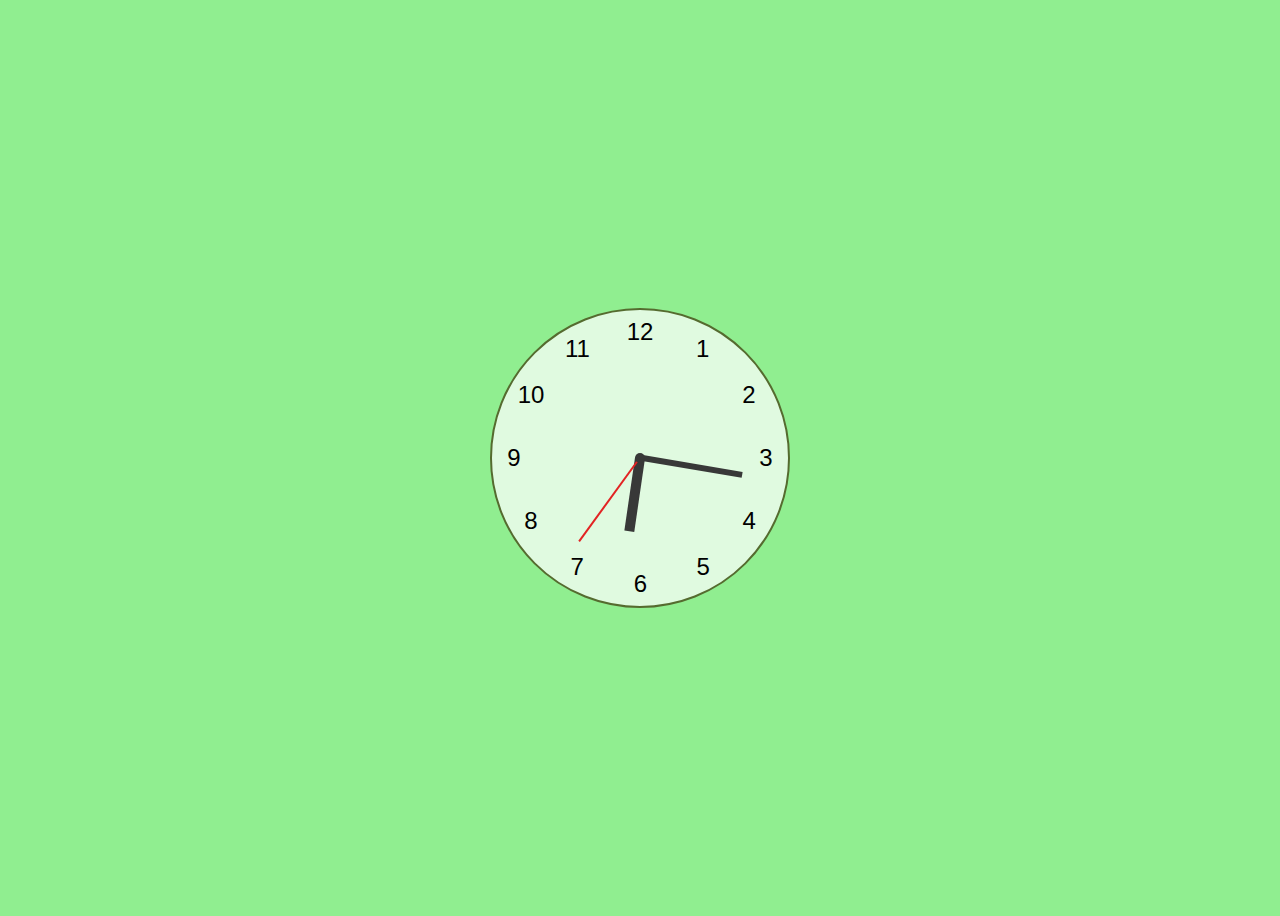
<file: analog-clock/index.html>
<!DOCTYPE html>
<html lang="en">
<head>
    <meta charset="UTF-8">
    <meta name="viewport" content="width=device-width, initial-scale=1.0">
    <link rel="stylesheet" href="styles.css">
    <script defer src="script.js"></script>
    <title>Analog Clock</title>
</head>
<body>
    <div class="clock">

        <div class="hand hour"></div>
        <div class="hand minute"></div>
        <div class="hand second"></div>

        <div class="number-container number1">
            <div class="number">1</div>
        </div>
        <div class="number-container number2">
            <div class="number">2</div>
        </div>
        <div class="number-container number3">
            <div class="number">3</div>
        </div>
        <div class="number-container number4">
            <div class="number">4</div>
        </div>
        <div class="number-container number5">
            <div class="number">5</div>
        </div>
        <div class="number-container number6">
            <div class="number">6</div>
        </div>
        <div class="number-container number7">
            <div class="number">7</div>
        </div>
        <div class="number-container number8">
            <div class="number">8</div>
        </div>
        <div class="number-container number9">
            <div class="number">9</div>
        </div>
        <div class="number-container number10">
            <div class="number">10</div>
        </div>
        <div class="number-container number11">
            <div class="number">11</div>
        </div>
        <div class="number-container number12">
            <div class="number">12</div>
        </div>

    </div>
</body>
</html>
</file>
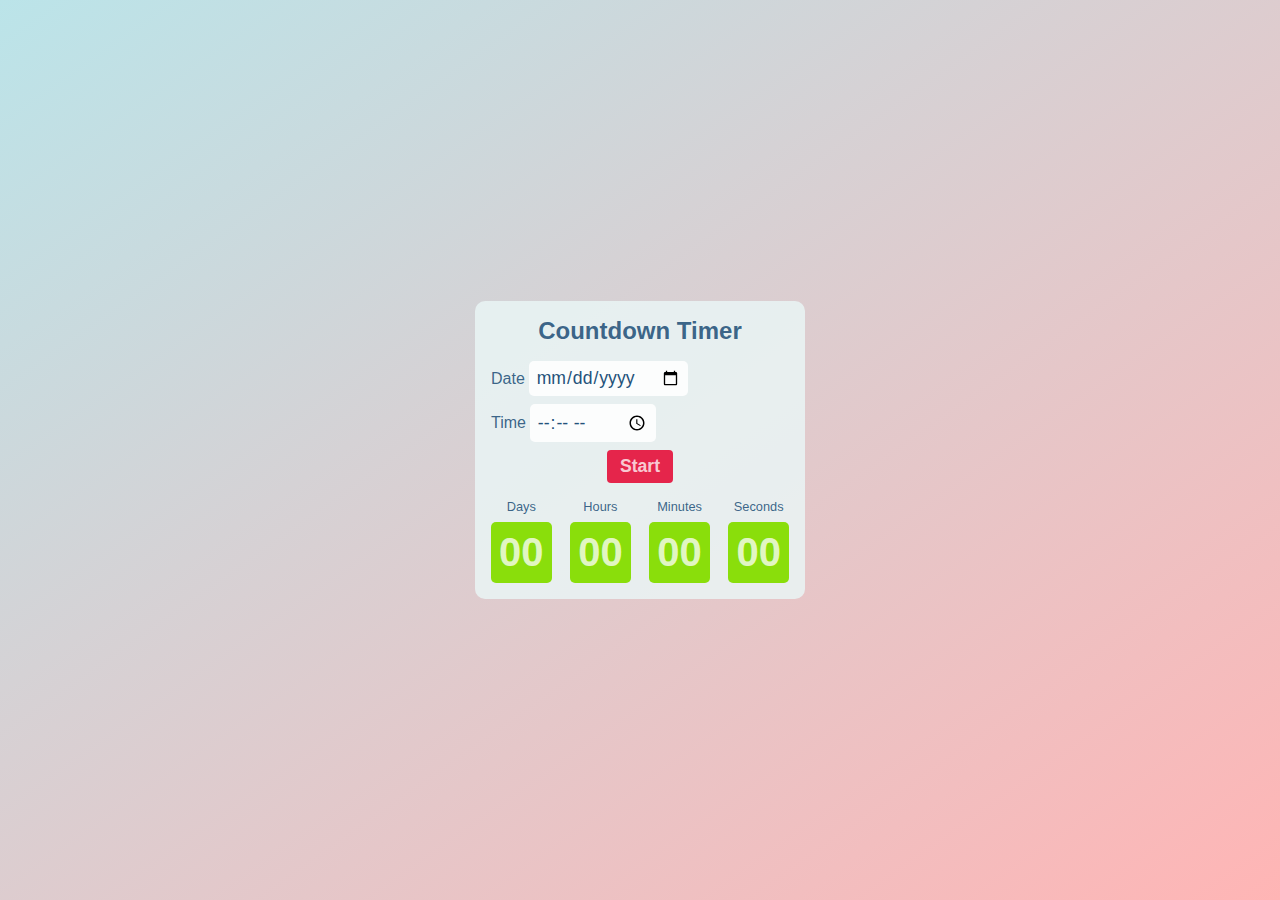
<file: countdown-timer/index.html>
<!DOCTYPE html>
<html lang="en">
<head>
    <meta charset="UTF-8">
    <meta name="viewport" content="width=device-width, initial-scale=1.0">
    <link rel="stylesheet" href="style.css">
    <script defer src="script.js"></script>
    <title>Countdown Timer</title>
</head>
<body>
    <div class="countdown">
        <h1>Countdown Timer</h1>
        <form class="countdown-form">
            <div class="entry">
                <label for="date">Date</label>
                <input type="date" id="date" name="date">
            </div>
            <div class="entry">
                <label for="time">Time</label>
                <input type="time" id="time" name="time">
            </div>
            <div class="controls">
                <button type="submit" class="start-btn show">Start</button>
                <button type="button" class="reset-btn">Reset</button>
            </div>
        </form>
        <div class="display">
            <div class="box">
                <h3>Days</h3>
                <span class="time days">00</span>
            </div>
            <div class="box">
                <h3>Hours</h3>
                <span class="time hours">00</span>
            </div>
            <div class="box">
                <h3>Minutes</h3>
                <span class="time minutes">00</span>
            </div>
            <div class="box">
                <h3>Seconds</h3>
                <span class="time seconds">00</span>
            </div>
        </div>
    </div>
</body>
</html>
</file>
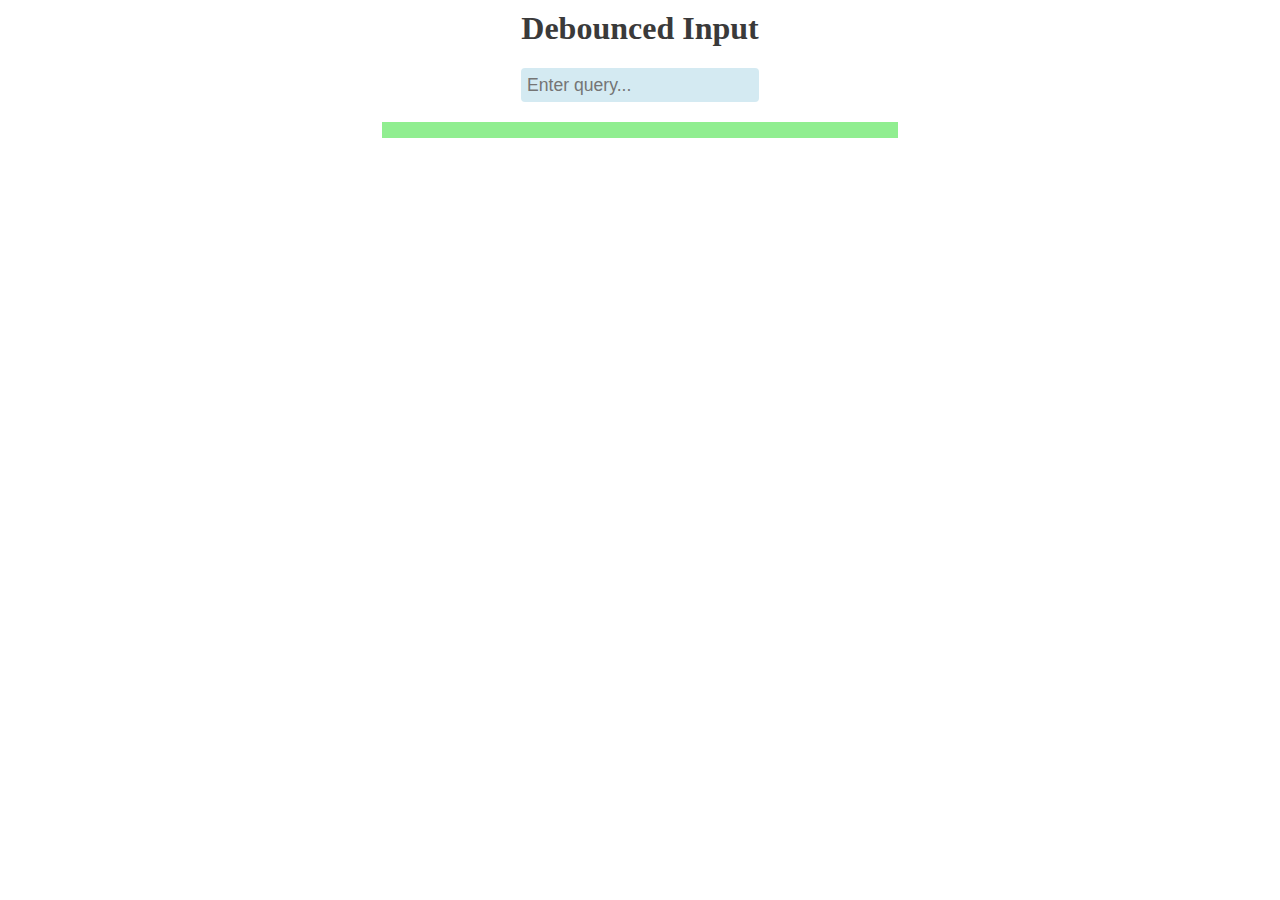
<file: debounce/index.html>
<!DOCTYPE html>
<html lang="en">
<head>
    <meta charset="UTF-8">
    <meta name="viewport" content="width=device-width, initial-scale=1.0">
    <script defer src="script.js"></script>
    <link rel="stylesheet" href="style.css">
    <title>Debounced Input</title>
</head>
<body>
    <h1>Debounced Input</h1>
    <input type="text" placeholder="Enter query...">
    <div class="result"></div>
</body>
</html>
</file>
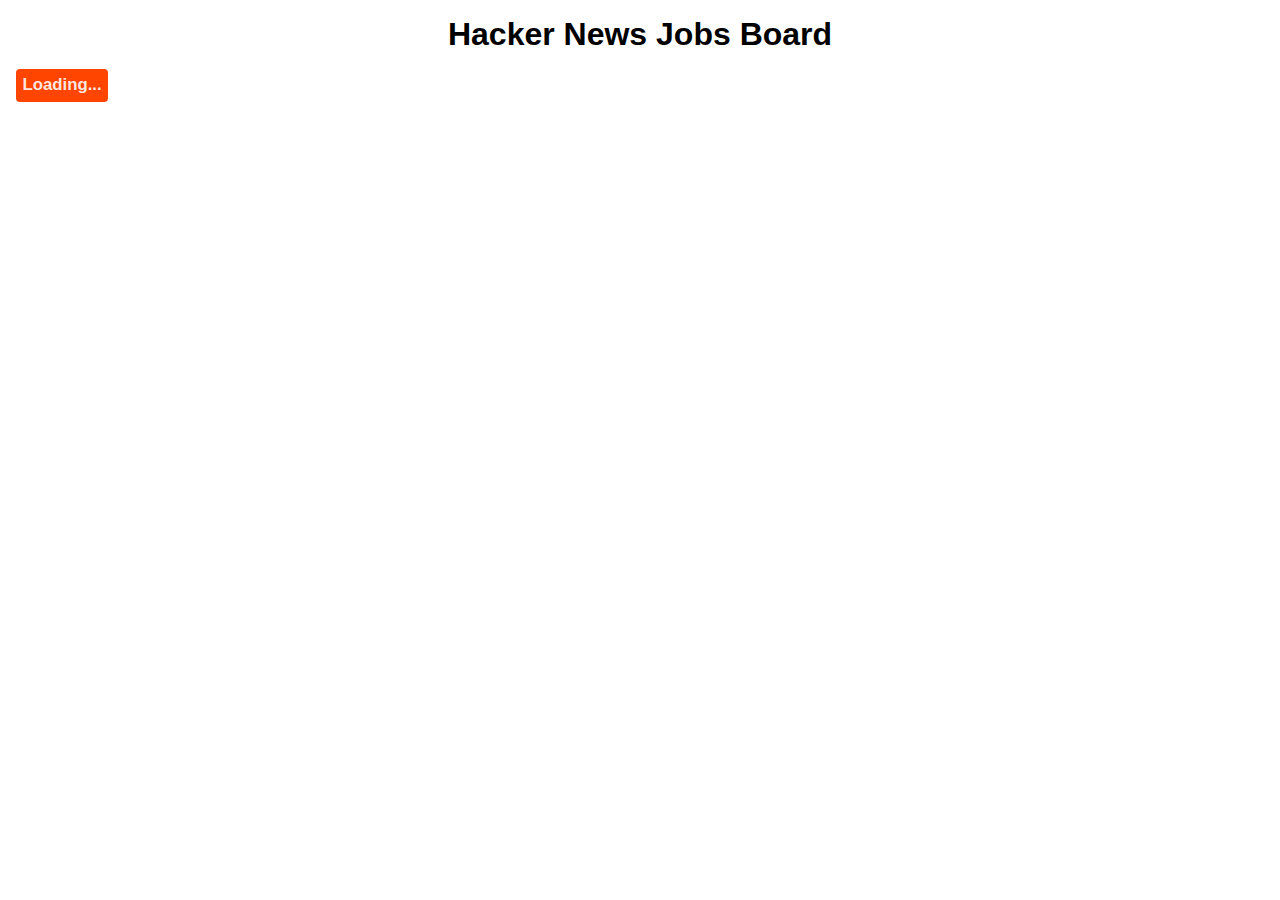
<file: job-board/index.html>
<!DOCTYPE html>
<html lang="en">
<head>
    <meta charset="UTF-8">
    <meta name="viewport" content="width=device-width, initial-scale=1.0">
    <link rel="stylesheet" href="style.css">
    <script defer src="script.js"></script>
    <title>Job Board</title>
</head>
<body>
    <h1 class="app-title">Hacker News Jobs Board</h1>
    <section class="job-postings">
        <ul class="job-postings-list">
        
        </ul>
        <button class="load-more-btn">Load more</button>
    </section>
</body>
</html>
</file>
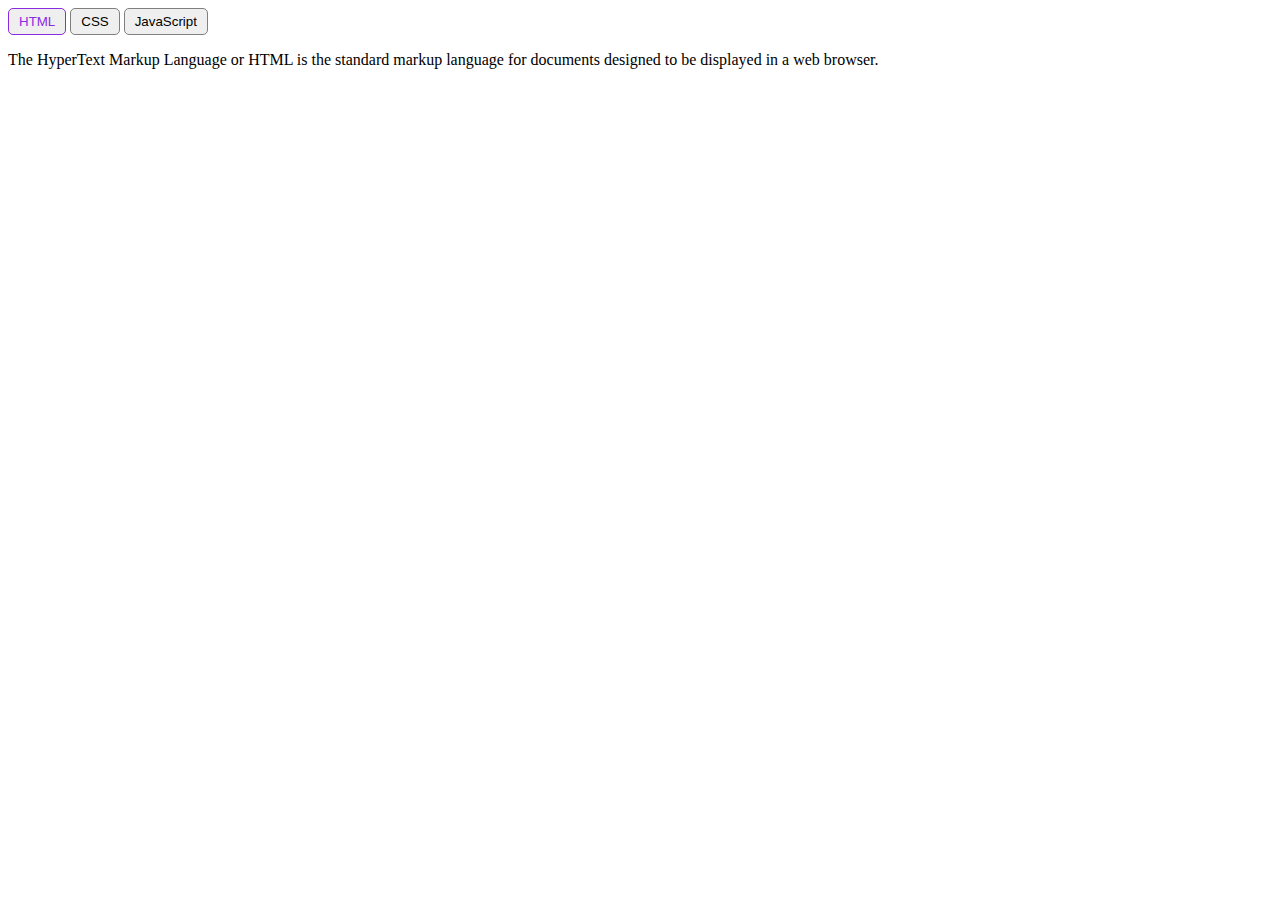
<file: tabs/index.html>
<!DOCTYPE html>
<html lang="en">
  <head>
    <meta charset="UTF-8" />
    <meta name="viewport" content="width=device-width, initial-scale=1.0" />
    <link rel="stylesheet" href="style.css">
    <script src="script.js" defer></script>
    <title>Tabs</title>
  </head>
  <body>
    <div>
      <button class="tab active" data-tab="html">HTML</button>
      <button class="tab" data-tab="css">CSS</button>
      <button class="tab" data-tab="javascript">JavaScript</button>
    </div>
    <div>
      <p class="content active" data-content="html">
        The HyperText Markup Language or HTML is the standard markup language
        for documents designed to be displayed in a web browser.
      </p>
      <p class="content" data-content="css">
        Cascading Style Sheets is a style sheet language used for describing the
        presentation of a document written in a markup language such as HTML or
        XML.
      </p>
      <p class="content" data-content="javascript">
        JavaScript, often abbreviated as JS, is a programming language that is
        one of the core technologies of the World Wide Web, alongside HTML and
        CSS.
      </p>
    </div>
  </body>
</html>
</file>
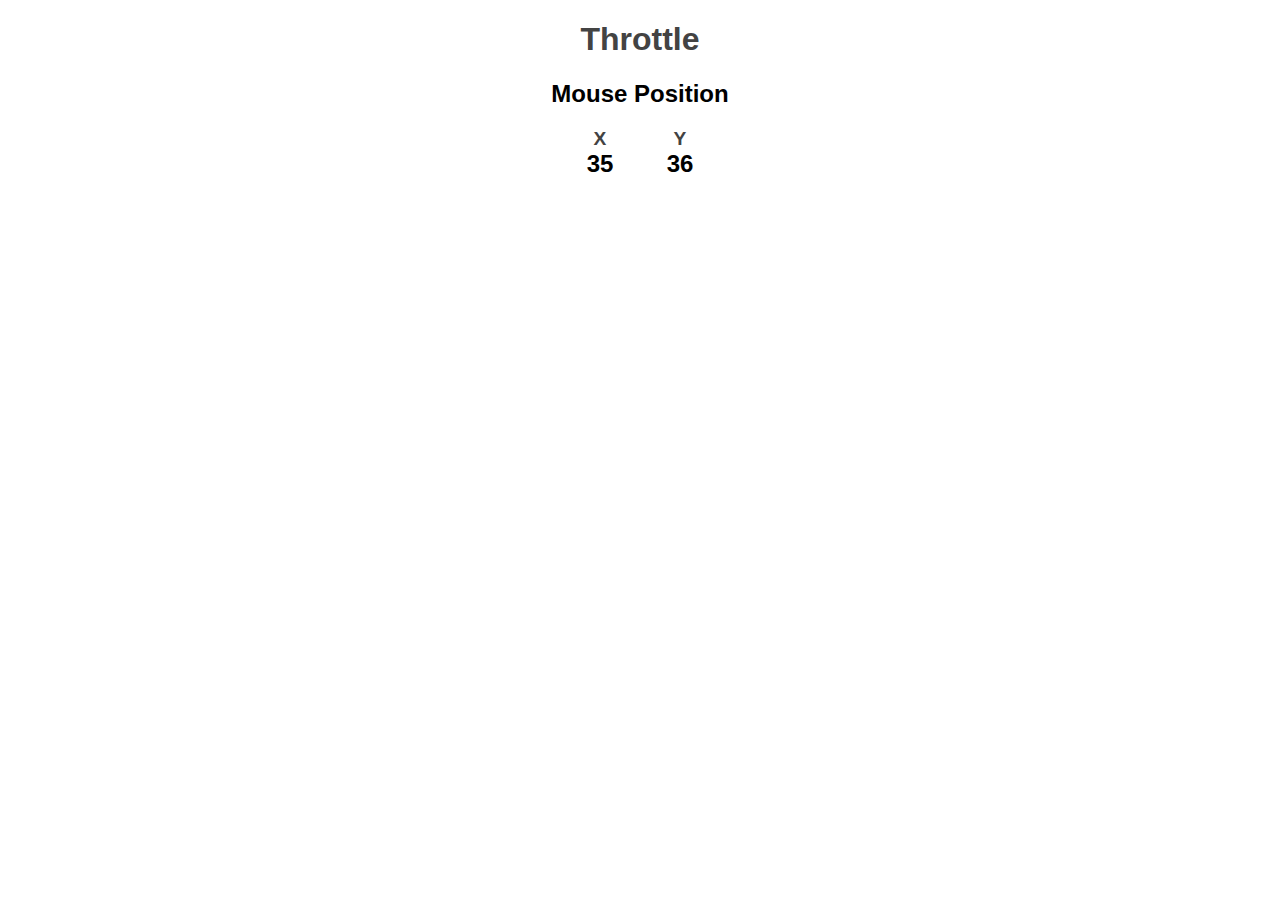
<file: throttle/index.html>
<!DOCTYPE html>
<html lang="en">
<head>
    <meta charset="UTF-8">
    <meta name="viewport" content="width=device-width, initial-scale=1.0">
    <link rel="stylesheet" href="style.css">    
    <script defer src="script.js"></script>
    <title>Throttle</title>
</head>
<body>
    <h1>Throttle</h1>
    <div class="mouse-pos">
        <h2>Mouse Position</h2>
        <div class="labels">
            <span class="label x">X</span>
            <span class="label y">Y</span>
        </div>
        <div class="values">
            <span class="value x">35</span>
            <span class="value y">36</span>
        </div>
    </div>
</body>
</html>
</file>
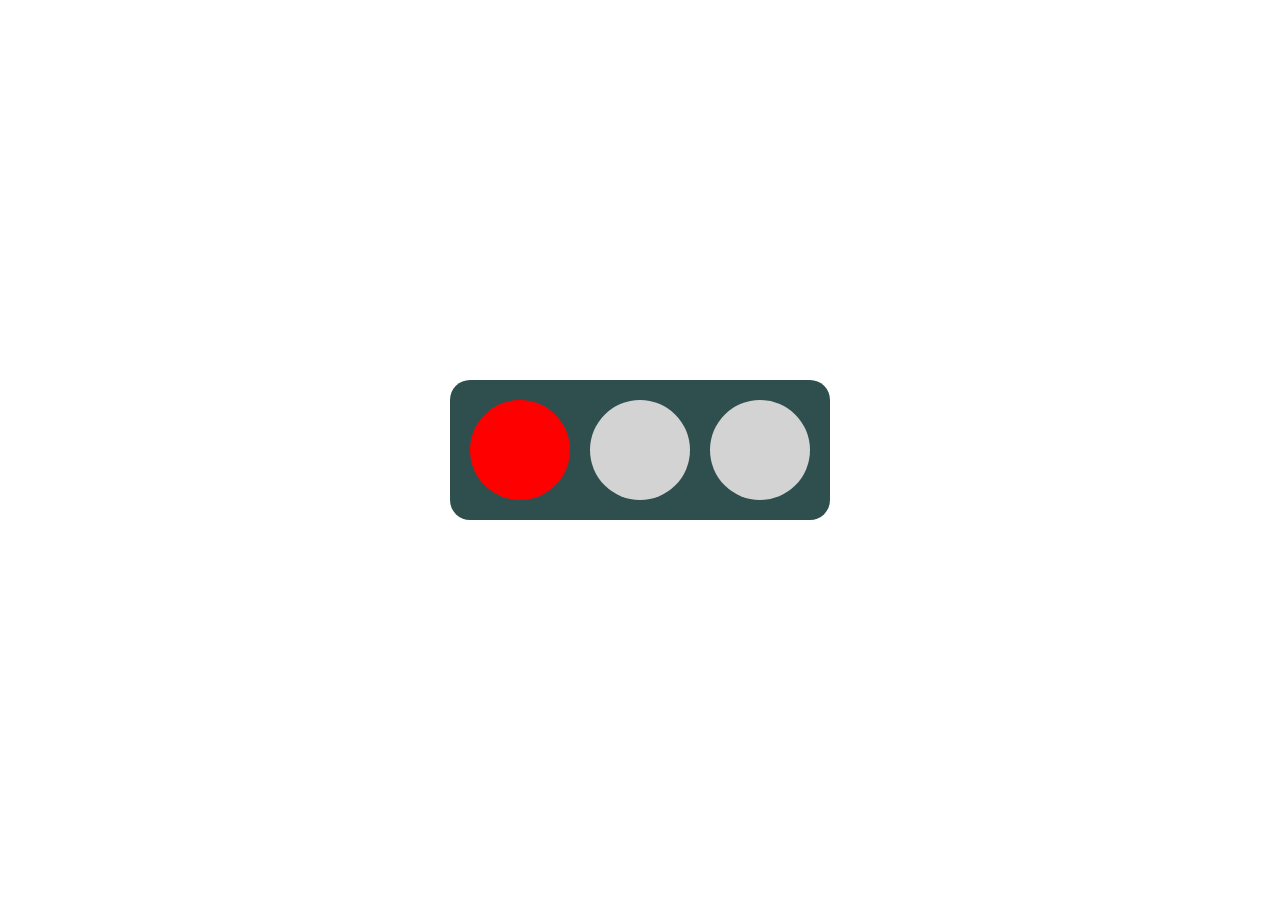
<file: traffic-light/index.html>
<!DOCTYPE html>
<html lang="en">
<head>
    <meta charset="UTF-8">
    <meta name="viewport" content="width=device-width, initial-scale=1.0">
    <link rel="stylesheet" href="style.css">
    <script src="script.js" defer></script>
    <title>Traffic Light</title>
</head>
<body>
    <div class="traffic-light">
        <div class="light red"></div>
        <div class="light yellow"></div>
        <div class="light green active"></div>
    </div>
</body>
</html>
</file>
<file: analog-clock/styles.css>
*, *::after, *::before {
    box-sizing: border-box;
}

body {
    font-family: 'Franklin Gothic Medium', 'Arial Narrow', Arial, sans-serif;
    background-color: lightgreen;
    min-height: 100vh;
    overflow: hidden;
    display: flex;
    justify-content: center;
    align-items: center;
}

.clock {
    width: 300px;
    height: 300px;
    border-radius: 50%;
    background-color: rgba(255, 255, 255, 0.721);
    border: 2px solid darkolivegreen;
    position: relative;
}

.clock::after {
    content: "";
    width: 10px;
    height: 10px;
    background-color: rgb(56, 56, 56);
    position: absolute;
    top: 50%;
    left: 50%;
    transform: translate(-50%, -50%);
    border-radius: 50%;
    z-index: 12;
}
.clock .hand {
    --rotate: 0;
    position: absolute;
    bottom: 50%;
    left: 50%;
    z-index: 10;
    transform-origin: bottom;
    transform: translateX(-50%) rotate(calc(var(--rotate) * 1deg));
}
.clock .hand.hour {
    width: 10px;
    height: 25%;
    background-color: rgb(56, 56, 56);
}
.clock .hand.minute {
    width: 6px;
    height: 35%;
    background-color: rgb(56, 56, 56);
}
.clock .hand.second {
    width: 2px;
    height: 35%;
    background-color: rgb(226, 35, 35);
}

.clock .number-container {
    --rotation: 0;
    width: 100%;
    height: 100%;
    position: absolute;
    transform: rotate(calc(var(--rotation) * 1deg));
    display: flex;
    justify-content: center;
    align-items: start;
    padding-top: 0.5rem;
}
.clock .number-container.number1 { --rotation: 30 }
.clock .number-container.number2 { --rotation: 60 }
.clock .number-container.number3 { --rotation: 90 }
.clock .number-container.number4 { --rotation: 120 }
.clock .number-container.number5 { --rotation: 150 }
.clock .number-container.number6 { --rotation: 180 }
.clock .number-container.number7 { --rotation: 210 }
.clock .number-container.number8 { --rotation: 240 }
.clock .number-container.number9 { --rotation: 270 }
.clock .number-container.number10 { --rotation: 300 }
.clock .number-container.number11 { --rotation: 330 }

.clock .number {
    font-size: 1.5rem;
    transform: rotate(calc(var(--rotation) * -1deg));
}
</file>
<file: countdown-timer/style.css>
*, *::before, *::after {
    margin: 0;
    padding: 0;
    box-sizing: border-box;
}

body {
    min-height: 100vh;
    overflow: hidden;
    display: flex;
    justify-content: center;
    align-items: center;
    font-family:'Lucida Sans', 'Lucida Sans Regular', 'Lucida Grande', 'Lucida Sans Unicode', Geneva, Verdana, sans-serif;
    background: linear-gradient(to bottom right, #bbe4e9, #ffb5b5);
}

h1 {
    font-size: 1.5rem;
    color: #24527ae2;
    text-align: center;
}

.countdown {
    padding: 1rem;
    background-color: #eaf6f6d5;
    border-radius: 10px;
    min-width: 330px;
}

.countdown-form {
    margin: 1rem 0;
}
.countdown-form label {
    color: #24527ae2;
    font-weight: 500;
}
.countdown-form input {
    padding: 0.4rem;
    font-size: 1.1rem;
    font-family:'Lucida Sans', 'Lucida Sans Regular', 'Lucida Grande', 'Lucida Sans Unicode', Geneva, Verdana, sans-serif;
    border-radius: 5px;
    border: none;
    margin-bottom: 0.5rem;
    background-color: rgba(255, 255, 255, 0.865);
    color: #24527a;
}
.countdown-form .controls {
    text-align: center;
}
.countdown-form button {
    font-size: 1.1rem;
    padding: 0.4rem 0.8rem;
    border-radius: 4px;
    border: none;
    background-color: rgb(229, 37, 75);
    color: rgba(255, 255, 255, 0.772);
    font-weight: bold;
    cursor: pointer;
    transition: all 0.5s;
    display: none;
}
.countdown-form button:hover {
    background-color: rgb(233, 61, 95);
}
.countdown-form button.show{
    display: inline-block;
}

.display {
    display: flex;
    justify-content: space-between;
    gap: 1rem;
}

.display .time {
    font-size: 2.5rem;
    font-weight: 800;
    background-color: rgb(138, 222, 11);
    color: rgba(255, 255, 255, 0.772);
    border-radius: 5px;
    display: block;
    padding: 0.5rem;
    margin-top: 0.5rem;
}
.display h3 {
    font-size: 0.8rem;
    font-weight: 100;
    color: #24527ae2;
    margin-bottom: 0px;
    text-align: center;
}
</file>
<file: debounce/style.css>
input {
    display: block;
    font-size: 1.1rem;
    padding: 0.4rem;
    border-radius: 4px;
    border: none;
    background-color: rgba(173, 216, 230, 0.528);
    margin: 20px auto;
}

.result {
    margin: 0 auto;
    background-color: lightgreen;
    font-size: 1.1rem;
    padding: 0.5rem;
    max-width: 500px;
}

h1 {
    color: rgb(58, 58, 58);
    text-align: center;
    margin-top: 10px;
}
</file>
<file: job-board/style.css>
*, *::after, *::before {
    margin: 0;
    padding: 0;
    box-sizing: border-box;
    list-style: none;
    text-decoration: none;
}

body {
    font-family:'Segoe UI', Tahoma, Geneva, Verdana, sans-serif;
    padding: 1rem;
}

.app-title {
    text-align: center;
    margin-bottom: 1rem;
}

.job-posting {
    border: 1px solid darkgray;
    padding: 0.5rem;
    border-radius: 5px;
    margin-bottom: 1rem;
}
.job-posting .post-title {
    font-size: 1.4rem;
    margin-bottom: 0.5rem;
}
.job-posting .meta {
    display: flex;
    gap: 1rem;
    font-size: 0.9rem;
    color: rgb(62, 62, 62);
}

.load-more-btn {
    font-size: 1.05rem;
    font-weight: bold;
    padding: 0.4rem;
    border-radius: 4px;
    border: none;
    background-color: orangered;
    color: rgba(255, 255, 255, 0.879);
    cursor: pointer;
}
</file>
<file: tabs/style.css>
.tab {
    padding: 5px 10px;
    border-radius: 5px;
    border: 1px solid gray;
    cursor: pointer;
}
.tab.active {
    color: blueviolet;
    border: 1px solid blueviolet;
}

.content {
    display: none;
}
.content.active {
    display: block;
}
</file>
<file: throttle/style.css>
body {
    font-family:'Gill Sans', 'Gill Sans MT', Calibri, 'Trebuchet MS', sans-serif;
}
h1 {
    text-align: center;
    font-size: 2rem;
    color: rgb(67, 67, 67);
}
.mouse-pos {
    max-width: 500px;
    margin: 20px auto;
    text-align: center;
}
.labels, .values {
    display: flex;
    justify-content: center;
}
.label, .value {
    width: 5rem;
}
.label {
    font-size: 1.2rem;
    font-weight: bold;
    color: rgb(67, 67, 67);
}
.value {
    font-size: 1.5rem;
    font-weight: bold;
}
</file>
<file: traffic-light/style.css>
* {
    margin: 0;
    padding: 0;
    box-sizing: border-box;
}

body {
    height: 100vh;
    overflow: hidden;
}

.traffic-light {
    padding: 20px;
    border-radius: 20px;
    background-color: darkslategray;
    display: inline-flex;
    gap: 20px;
    position: relative;
    left: 50%;
    top: 50%;
    transform: translate(-50%, -50%);
}

.light {
    width: 100px;
    height: 100px;
    border-radius: 50%;
    background-color: lightgray;
}

.red.active {
    background-color: red;
}
.yellow.active {
    background-color: yellow;
}
.green.active {
    background-color: green;
}
</file>
